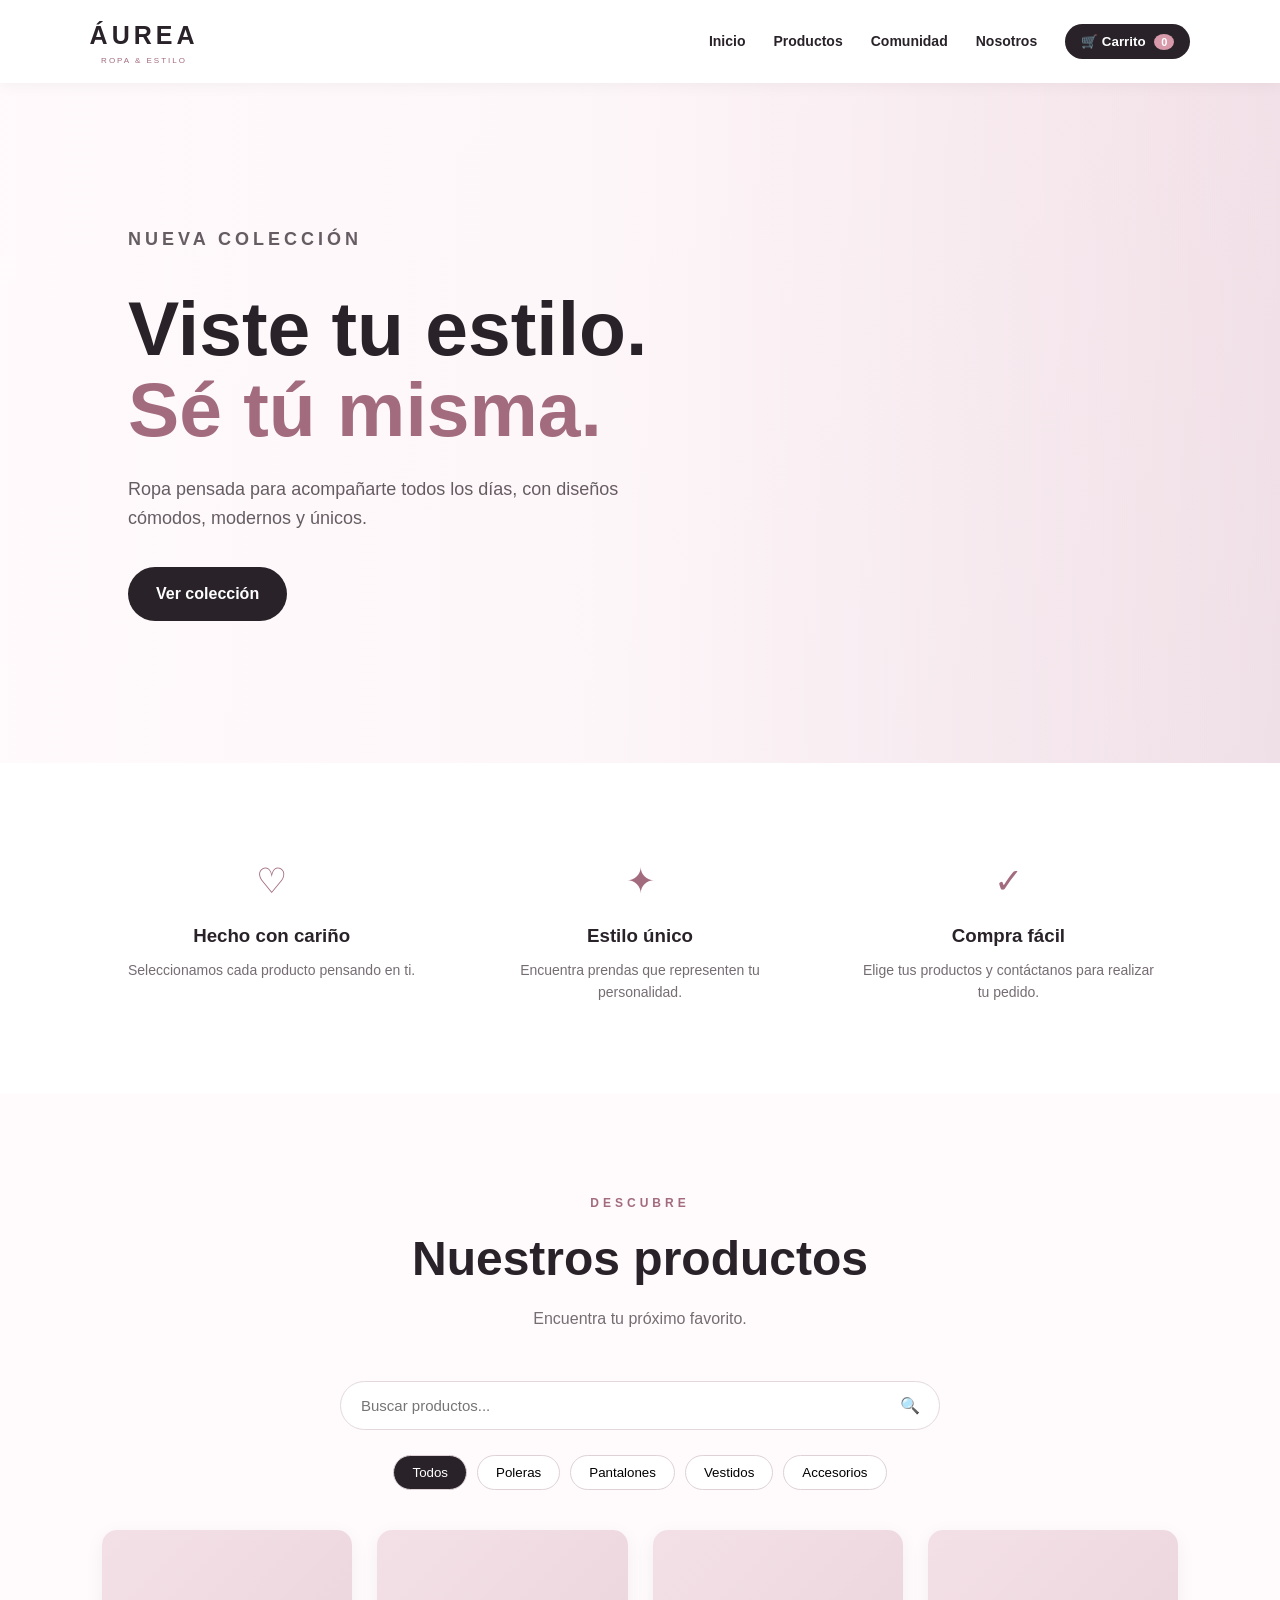
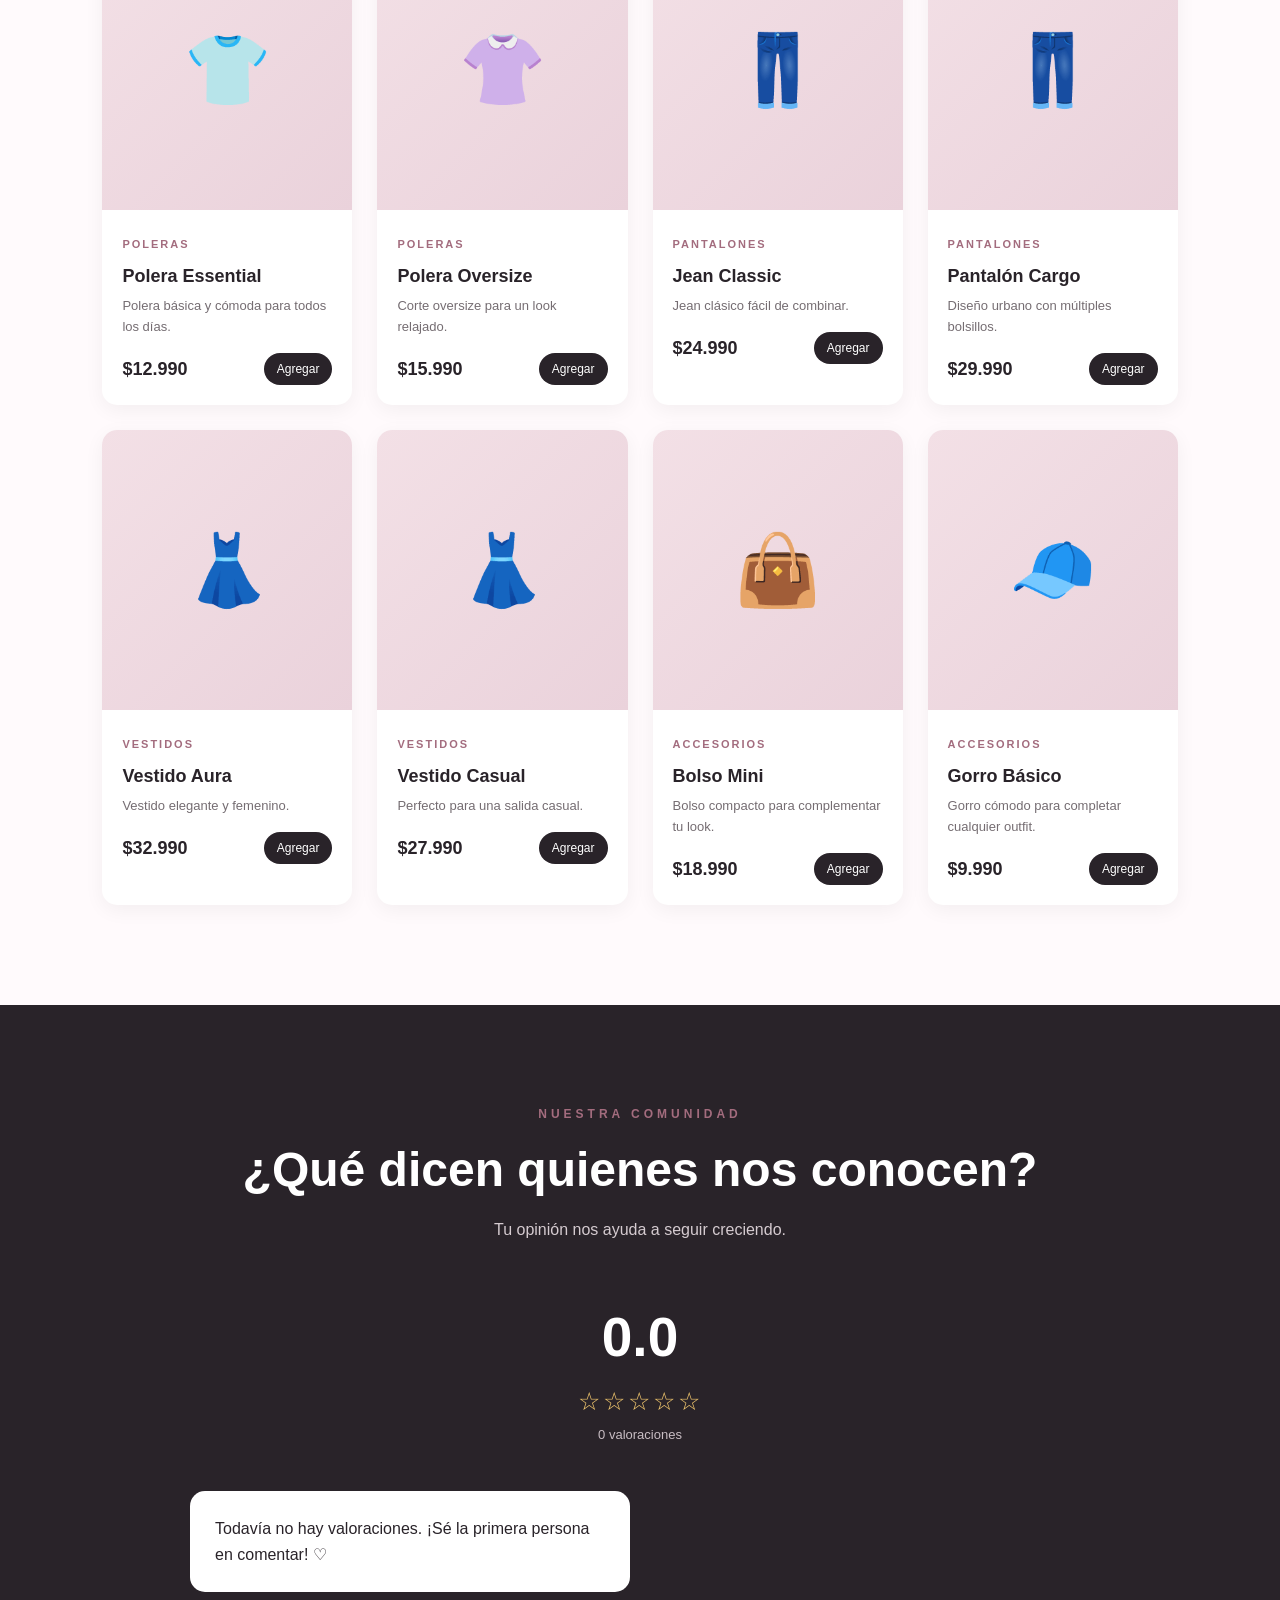
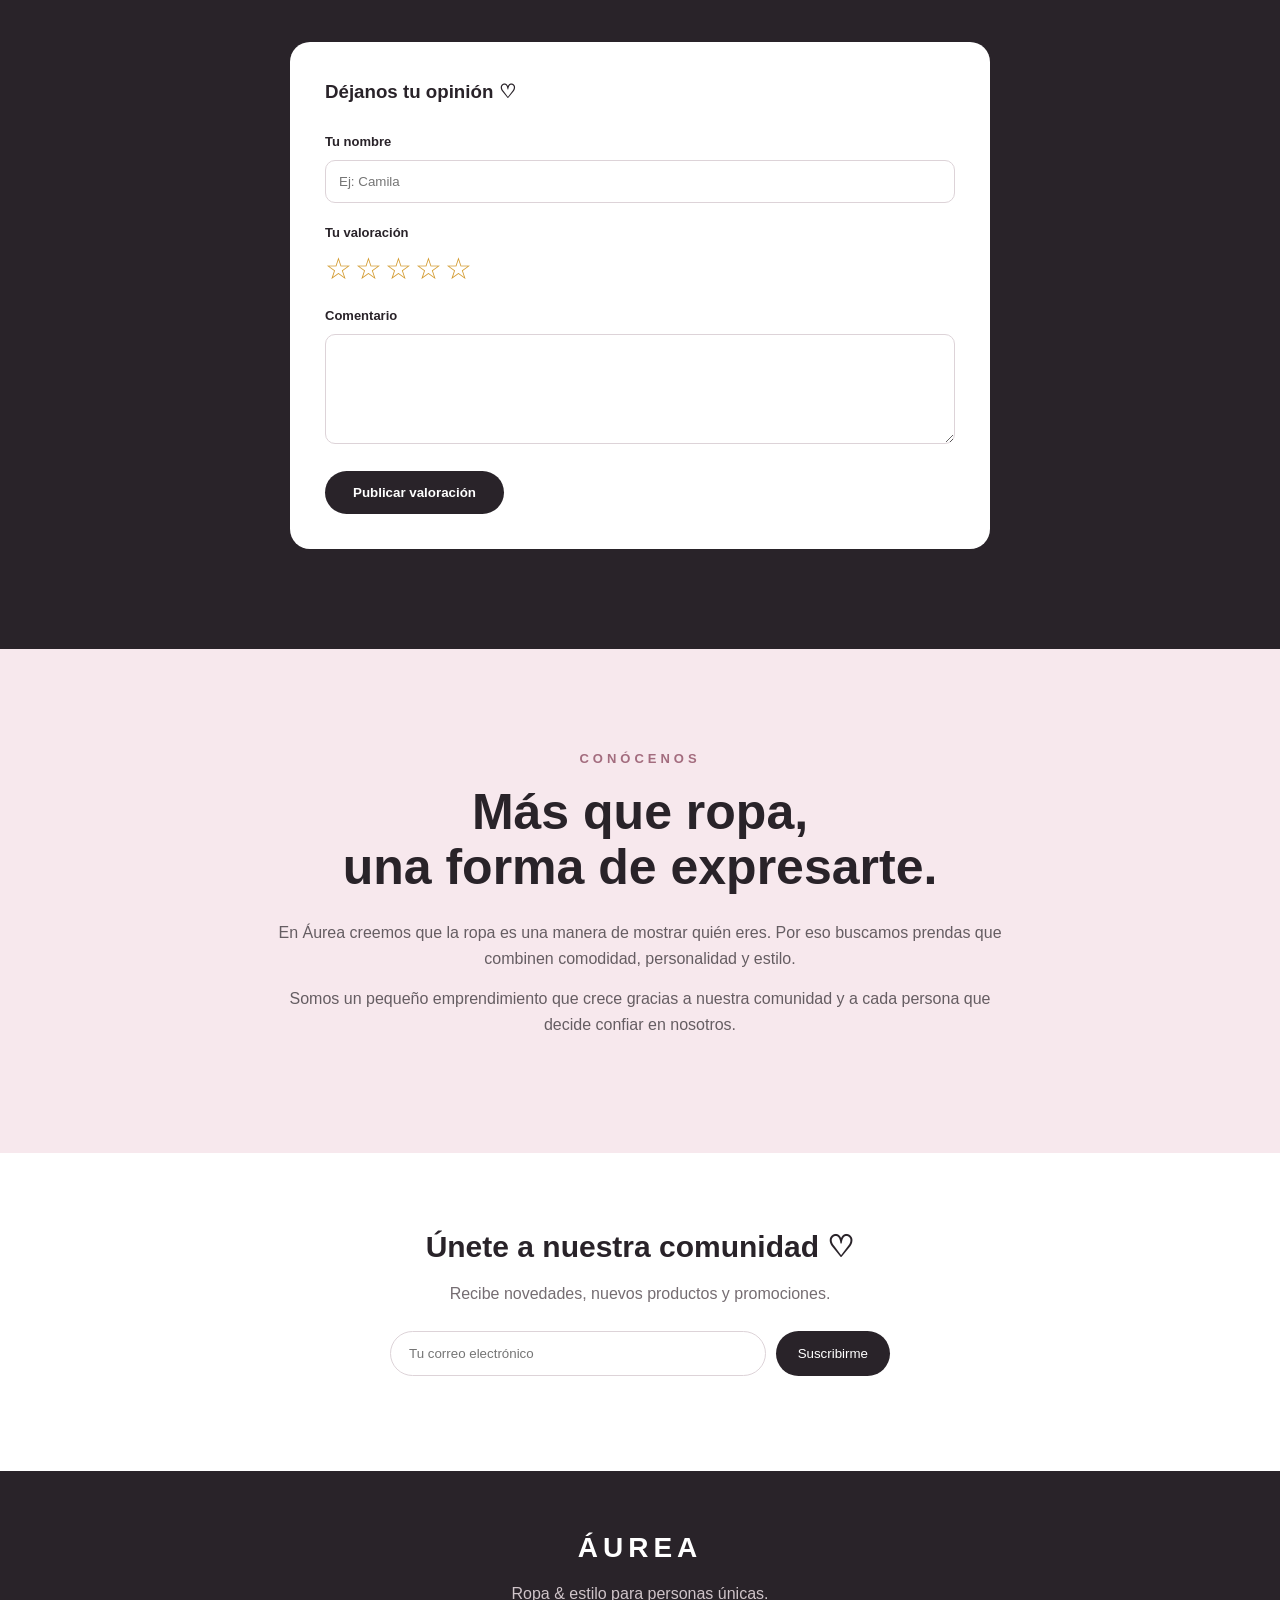
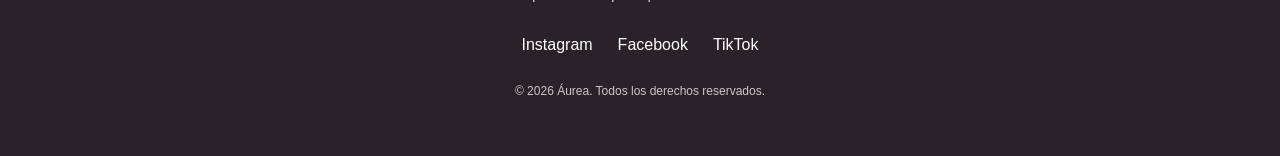
<file: NEGOCIO/index.html>
<!DOCTYPE html>
<html lang="es">
<head>
    <meta charset="UTF-8">
    <meta name="viewport" content="width=device-width, initial-scale=1.0">

    <meta name="description" content="Tienda de ropa y accesorios. Descubre nuestros productos y forma parte de nuestra comunidad.">

    <title>Áurea | Ropa & Estilo</title>

    <link rel="stylesheet" href="styles.css">
    <link rel="stylesheet" href="script.js"
</head>

<body>

    <!-- =========================
         BARRA DE NAVEGACIÓN
    ========================== -->

    <header class="header">

        <div class="logo">
            ÁUREA
            <span>ROPA & ESTILO</span>
        </div>

        <button class="menu-button" id="menuButton" aria-label="Abrir menú">
            ☰
        </button>

        <nav class="nav" id="navMenu">
            <a href="#inicio">Inicio</a>
            <a href="#productos">Productos</a>
            <a href="#comunidad">Comunidad</a>
            <a href="#nosotros">Nosotros</a>

            <button class="cart-button" id="cartButton">
                🛒 Carrito
                <span id="cartCount">0</span>
            </button>
        </nav>

    </header>


    <!-- =========================
         HERO / INICIO
    ========================== -->

    <main>

        <section class="hero" id="inicio">

            <div class="hero-content">

                <p class="small-title">
                    NUEVA COLECCIÓN
                </p>

                <h1>
                    Viste tu estilo.
                    <br>
                    <span>Sé tú misma.</span>
                </h1>

                <p>
                    Ropa pensada para acompañarte todos los días,
                    con diseños cómodos, modernos y únicos.
                </p>

                <a href="#productos" class="main-button">
                    Ver colección
                </a>

            </div>

        </section>


        <!-- =========================
             BENEFICIOS
        ========================== -->

        <section class="benefits">

            <div class="benefit">
                <div class="benefit-icon">♡</div>
                <h3>Hecho con cariño</h3>
                <p>Seleccionamos cada producto pensando en ti.</p>
            </div>

            <div class="benefit">
                <div class="benefit-icon">✦</div>
                <h3>Estilo único</h3>
                <p>Encuentra prendas que representen tu personalidad.</p>
            </div>

            <div class="benefit">
                <div class="benefit-icon">✓</div>
                <h3>Compra fácil</h3>
                <p>Elige tus productos y contáctanos para realizar tu pedido.</p>
            </div>

        </section>


        <!-- =========================
             PRODUCTOS
        ========================== -->

        <section class="products-section" id="productos">

            <div class="section-title">

                <p>DESCUBRE</p>

                <h2>
                    Nuestros productos
                </h2>

                <span>
                    Encuentra tu próximo favorito.
                </span>

            </div>


            <!-- BUSCADOR -->

            <div class="product-tools">

                <div class="search-box">

                    <input
                        type="text"
                        id="searchInput"
                        placeholder="Buscar productos..."
                    >

                    <span>🔍</span>

                </div>


                <div class="categories">

                    <button
                        class="category-button active"
                        data-category="todos">
                        Todos
                    </button>

                    <button
                        class="category-button"
                        data-category="poleras">
                        Poleras
                    </button>

                    <button
                        class="category-button"
                        data-category="pantalones">
                        Pantalones
                    </button>

                    <button
                        class="category-button"
                        data-category="vestidos">
                        Vestidos
                    </button>

                    <button
                        class="category-button"
                        data-category="accesorios">
                        Accesorios
                    </button>

                </div>

            </div>


            <!-- PRODUCTOS -->

            <div
                class="products-grid"
                id="productsContainer">
            </div>

            <p
                class="no-results"
                id="noResults">
                No encontramos productos con esa búsqueda.
            </p>

        </section>


        <!-- =========================
             COMUNIDAD
        ========================== -->

        <section class="community" id="comunidad">

            <div class="section-title light">

                <p>NUESTRA COMUNIDAD</p>

                <h2>
                    ¿Qué dicen quienes nos conocen?
                </h2>

                <span>
                    Tu opinión nos ayuda a seguir creciendo.
                </span>

            </div>


            <!-- RESUMEN DE VALORACIONES -->

            <div class="rating-summary">

                <div class="average-rating">

                    <strong id="averageRating">
                        0.0
                    </strong>

                    <div
                        class="stars"
                        id="averageStars">
                        ☆☆☆☆☆
                    </div>

                    <span>
                        <span id="reviewCount">0</span>
                        valoraciones
                    </span>

                </div>

            </div>


            <!-- COMENTARIOS -->

            <div
                class="reviews-container"
                id="reviewsContainer">
            </div>


            <!-- FORMULARIO -->

            <div class="review-form">

                <h3>
                    Déjanos tu opinión ♡
                </h3>

                <form id="reviewForm">

                    <div class="form-group">

                        <label for="reviewName">
                            Tu nombre
                        </label>

                        <input
                            type="text"
                            id="reviewName"
                            placeholder="Ej: Camila"
                            required
                            maxlength="40"
                        >

                    </div>


                    <div class="form-group">

                        <label>
                            Tu valoración
                        </label>

                        <div
                            class="rating-input"
                            id="ratingInput">

                            <button type="button" data-rating="1">☆</button>
                            <button type="button" data-rating="2">☆</button>
                            <button type="button" data-rating="3">☆</button>
                            <button type="button" data-rating="4">☆</button>
                            <button type="button" data-rating="5">☆</button>

                        </div>

                    </div>


                    <div class="form-group">

                        <label for="reviewText">
                            Comentario
                        </label>

                        <textarea
                            id="reviewText"
                            placeholder="Cuéntanos qué te pareció..."
                            required
                            maxlength="300">
                        </textarea>

                    </div>


                    <button
                        type="submit"
                        class="main-button">
                        Publicar valoración
                    </button>

                </form>

            </div>

        </section>


        <!-- =========================
             NOSOTROS
        ========================== -->

        <section class="about" id="nosotros">

            <div class="about-content">

                <p class="small-title">
                    CONÓCENOS
                </p>

                <h2>
                    Más que ropa,
                    <br>
                    una forma de expresarte.
                </h2>

                <p>
                    En Áurea creemos que la ropa es una manera
                    de mostrar quién eres. Por eso buscamos
                    prendas que combinen comodidad, personalidad
                    y estilo.
                </p>

                <p>
                    Somos un pequeño emprendimiento que crece
                    gracias a nuestra comunidad y a cada persona
                    que decide confiar en nosotros.
                </p>

            </div>

        </section>


        <!-- =========================
             NEWSLETTER
        ========================== -->

        <section class="newsletter">

            <h2>
                Únete a nuestra comunidad ♡
            </h2>

            <p>
                Recibe novedades, nuevos productos y promociones.
            </p>

            <form id="newsletterForm">

                <input
                    type="email"
                    id="emailInput"
                    placeholder="Tu correo electrónico"
                    required
                >

                <button type="submit">
                    Suscribirme
                </button>

            </form>

            <p
                class="newsletter-message"
                id="newsletterMessage">
            </p>

        </section>

    </main>


    <!-- =========================
         CARRITO
    ========================== -->

    <div
        class="cart-overlay"
        id="cartOverlay">

        <aside class="cart">

            <div class="cart-header">

                <h2>
                    Tu carrito
                </h2>

                <button
                    id="closeCart"
                    aria-label="Cerrar carrito">
                    ×
                </button>

            </div>


            <div
                class="cart-items"
                id="cartItems">
            </div>


            <div class="cart-footer">

                <div class="cart-total">

                    <span>
                        Total
                    </span>

                    <strong id="cartTotal">
                        $0
                    </strong>

                </div>

                <button
                    class="checkout-button"
                    id="checkoutButton">
                    Pedir por WhatsApp
                </button>

                <button
                    class="clear-cart"
                    id="clearCart">
                    Vaciar carrito
                </button>

            </div>

        </aside>

    </div>


    <!-- =========================
         FOOTER
    ========================== -->

    <footer>

        <div class="footer-logo">
            ÁUREA
        </div>

        <p>
            Ropa & estilo para personas únicas.
        </p>

        <div class="social-links">

            <a href="#" aria-label="Instagram">
                Instagram
            </a>

            <a href="#" aria-label="Facebook">
                Facebook
            </a>

            <a href="#" aria-label="TikTok">
                TikTok
            </a>

        </div>

        <p class="copyright">
            © 2026 Áurea. Todos los derechos reservados.
        </p>

    </footer>


    <!-- =========================
         TOAST
    ========================== -->

    <div
        class="toast"
        id="toast">
        Producto agregado ♡
    </div>


    <script src="script.js"></script>

</body>
</html>
</file>
<file: NEGOCIO/styles.css>
/* =========================================
   CONFIGURACIÓN GENERAL
========================================= */

* {
    margin: 0;
    padding: 0;
    box-sizing: border-box;
}

html {
    scroll-behavior: smooth;
}

body {
    font-family: Arial, Helvetica, sans-serif;
    background: #fffafc;
    color: #292329;
    line-height: 1.6;
}

button,
input,
textarea {
    font-family: inherit;
}

button {
    cursor: pointer;
}

a {
    text-decoration: none;
    color: inherit;
}


/* =========================================
   HEADER
========================================= */

.header {
    width: 100%;
    min-height: 75px;
    background: #ffffff;
    display: flex;
    align-items: center;
    justify-content: space-between;
    padding: 15px 7%;
    position: sticky;
    top: 0;
    z-index: 1000;
    box-shadow: 0 2px 15px rgba(0, 0, 0, 0.05);
}

.logo {
    font-size: 25px;
    font-weight: 800;
    letter-spacing: 4px;
    color: #292329;
}

.logo span {
    display: block;
    font-size: 8px;
    letter-spacing: 2px;
    text-align: center;
    font-weight: 500;
    color: #a36c7e;
}

.nav {
    display: flex;
    align-items: center;
    gap: 28px;
}

.nav a {
    font-size: 14px;
    font-weight: 600;
    transition: 0.3s;
}

.nav a:hover {
    color: #a36c7e;
}

.cart-button {
    border: none;
    background: #292329;
    color: white;
    padding: 10px 16px;
    border-radius: 30px;
    font-weight: 600;
}

#cartCount {
    background: #d89aaa;
    border-radius: 50%;
    padding: 2px 7px;
    margin-left: 5px;
    font-size: 11px;
}

.menu-button {
    display: none;
    border: none;
    background: none;
    font-size: 27px;
}


/* =========================================
   HERO
========================================= */

.hero {
    min-height: 680px;
    background:
        linear-gradient(
            90deg,
            rgba(255, 250, 252, 0.98) 0%,
            rgba(255, 250, 252, 0.9) 45%,
            rgba(255, 250, 252, 0.25) 100%
        ),
        linear-gradient(
            135deg,
            #f5dce3,
            #ead6df
        );

    display: flex;
    align-items: center;
    padding: 80px 10%;
}

.hero-content {
    max-width: 600px;
}

.small-title {
    color: #a36c7e;
    font-size: 13px;
    letter-spacing: 4px;
    font-weight: 700;
    margin-bottom: 15px;
}

.hero h1 {
    font-size: clamp(45px, 6vw, 80px);
    line-height: 1.05;
    margin-bottom: 25px;
}

.hero h1 span {
    color: #a36c7e;
}

.hero p {
    max-width: 500px;
    font-size: 18px;
    color: #665d63;
    margin-bottom: 35px;
}

.main-button {
    display: inline-block;
    border: none;
    background: #292329;
    color: white;
    padding: 14px 28px;
    border-radius: 30px;
    font-weight: 700;
    transition: 0.3s;
}

.main-button:hover {
    background: #a36c7e;
    transform: translateY(-2px);
}


/* =========================================
   BENEFICIOS
========================================= */

.benefits {
    display: grid;
    grid-template-columns: repeat(3, 1fr);
    gap: 30px;
    padding: 70px 8%;
    background: white;
}

.benefit {
    text-align: center;
    padding: 20px;
}

.benefit-icon {
    font-size: 35px;
    color: #a36c7e;
    margin-bottom: 12px;
}

.benefit h3 {
    margin-bottom: 8px;
}

.benefit p {
    color: #756d72;
    font-size: 14px;
}


/* =========================================
   SECCIONES
========================================= */

.products-section,
.community,
.about {
    padding: 100px 8%;
}

.section-title {
    text-align: center;
    margin-bottom: 50px;
}

.section-title p {
    color: #a36c7e;
    letter-spacing: 4px;
    font-size: 12px;
    font-weight: 700;
}

.section-title h2 {
    font-size: clamp(32px, 4vw, 48px);
    margin: 8px 0;
}

.section-title span {
    color: #756d72;
}


/* =========================================
   BUSCADOR
========================================= */

.product-tools {
    margin-bottom: 40px;
}

.search-box {
    max-width: 600px;
    margin: 0 auto 25px;
    position: relative;
}

.search-box input {
    width: 100%;
    padding: 15px 50px 15px 20px;
    border: 1px solid #e3d9dd;
    border-radius: 30px;
    background: white;
    outline: none;
    font-size: 15px;
}

.search-box input:focus {
    border-color: #a36c7e;
}

.search-box span {
    position: absolute;
    right: 20px;
    top: 12px;
}

.categories {
    display: flex;
    justify-content: center;
    flex-wrap: wrap;
    gap: 10px;
}

.category-button {
    border: 1px solid #ded2d7;
    background: white;
    padding: 9px 18px;
    border-radius: 25px;
    transition: 0.3s;
}

.category-button:hover,
.category-button.active {
    background: #292329;
    color: white;
}


/* =========================================
   PRODUCTOS
========================================= */

.products-grid {
    display: grid;
    grid-template-columns: repeat(4, 1fr);
    gap: 25px;
}

.product-card {
    background: white;
    border-radius: 15px;
    overflow: hidden;
    box-shadow: 0 5px 20px rgba(0, 0, 0, 0.05);
    transition: 0.3s;
}

.product-card:hover {
    transform: translateY(-6px);
    box-shadow: 0 12px 30px rgba(0, 0, 0, 0.09);
}

.product-image {
    height: 280px;
    background: linear-gradient(
        135deg,
        #f3e0e6,
        #ead2db
    );

    display: flex;
    align-items: center;
    justify-content: center;

    font-size: 70px;
}

.product-info {
    padding: 20px;
}

.product-category {
    color: #a36c7e;
    font-size: 11px;
    text-transform: uppercase;
    letter-spacing: 2px;
    font-weight: 700;
}

.product-info h3 {
    margin: 6px 0;
    font-size: 18px;
}

.product-info p {
    color: #756d72;
    font-size: 13px;
    margin-bottom: 15px;
}

.product-bottom {
    display: flex;
    justify-content: space-between;
    align-items: center;
}

.product-price {
    font-weight: 800;
    font-size: 18px;
}

.add-button {
    border: none;
    background: #292329;
    color: white;
    padding: 9px 13px;
    border-radius: 20px;
    font-size: 12px;
}

.add-button:hover {
    background: #a36c7e;
}

.no-results {
    display: none;
    text-align: center;
    color: #756d72;
    margin-top: 30px;
}


/* =========================================
   COMUNIDAD
========================================= */

.community {
    background: #292329;
    color: white;
}

.section-title.light span {
    color: #d5cbd0;
}

.section-title.light h2 {
    color: white;
}

.rating-summary {
    max-width: 400px;
    margin: 0 auto 45px;
    text-align: center;
}

.average-rating strong {
    font-size: 55px;
    display: block;
}

.stars {
    color: #f0c66d;
    font-size: 25px;
    letter-spacing: 3px;
}

.average-rating span {
    color: #c9bec4;
    font-size: 13px;
}


/* =========================================
   RESEÑAS
========================================= */

.reviews-container {
    max-width: 900px;
    margin: 0 auto 50px;

    display: grid;
    grid-template-columns: repeat(2, 1fr);
    gap: 20px;
}

.review {
    background: white;
    color: #292329;
    padding: 25px;
    border-radius: 15px;
}

.review-header {
    display: flex;
    justify-content: space-between;
    margin-bottom: 10px;
}

.review-name {
    font-weight: 700;
}

.review-date {
    font-size: 11px;
    color: #8d858a;
}

.review-stars {
    color: #d39b30;
    margin-bottom: 10px;
}

.review-text {
    font-size: 14px;
    color: #625a60;
}


/* =========================================
   FORMULARIO
========================================= */

.review-form {
    max-width: 700px;
    margin: auto;
    background: #fff;
    color: #292329;
    padding: 35px;
    border-radius: 20px;
}

.review-form h3 {
    margin-bottom: 25px;
}

.form-group {
    margin-bottom: 20px;
}

.form-group label {
    display: block;
    margin-bottom: 7px;
    font-size: 13px;
    font-weight: 700;
}

.form-group input,
.form-group textarea {
    width: 100%;
    border: 1px solid #ddd3d8;
    border-radius: 10px;
    padding: 13px;
    outline: none;
    resize: vertical;
}

.form-group textarea {
    min-height: 110px;
}

.form-group input:focus,
.form-group textarea:focus {
    border-color: #a36c7e;
}

.rating-input {
    display: flex;
    gap: 3px;
}

.rating-input button {
    background: none;
    border: none;
    font-size: 30px;
    color: #d39b30;
}


/* =========================================
   ABOUT
========================================= */

.about {
    background: #f7e8ed;
}

.about-content {
    max-width: 750px;
    margin: auto;
    text-align: center;
}

.about h2 {
    font-size: clamp(32px, 4vw, 50px);
    line-height: 1.1;
    margin-bottom: 25px;
}

.about p:not(.small-title) {
    color: #655d62;
    margin-bottom: 15px;
}


/* =========================================
   NEWSLETTER
========================================= */

.newsletter {
    text-align: center;
    padding: 70px 8%;
    background: white;
}

.newsletter h2 {
    font-size: 30px;
    margin-bottom: 10px;
}

.newsletter p {
    color: #756d72;
    margin-bottom: 25px;
}

.newsletter form {
    max-width: 500px;
    margin: auto;
    display: flex;
    gap: 10px;
}

.newsletter input {
    flex: 1;
    border: 1px solid #ddd3d8;
    border-radius: 30px;
    padding: 14px 18px;
    outline: none;
}

.newsletter button {
    border: none;
    background: #292329;
    color: white;
    border-radius: 30px;
    padding: 0 22px;
}

.newsletter-message {
    margin-top: 15px;
}


/* =========================================
   FOOTER
========================================= */

footer {
    background: #292329;
    color: white;
    text-align: center;
    padding: 55px 20px;
}

.footer-logo {
    font-size: 28px;
    font-weight: 800;
    letter-spacing: 5px;
    margin-bottom: 10px;
}

footer p {
    color: #cfc4c9;
}

.social-links {
    display: flex;
    justify-content: center;
    gap: 25px;
    margin: 25px 0;
}

.social-links a:hover {
    color: #d89aaa;
}

.copyright {
    font-size: 12px;
}


/* =========================================
   CARRITO
========================================= */

.cart-overlay {
    position: fixed;
    inset: 0;
    background: rgba(0, 0, 0, 0.5);
    z-index: 2000;

    display: none;
}

.cart-overlay.open {
    display: block;
}

.cart {
    position: absolute;
    right: 0;
    top: 0;

    height: 100%;
    width: min(430px, 100%);

    background: white;
    color: #292329;

    display: flex;
    flex-direction: column;
}

.cart-header {
    display: flex;
    justify-content: space-between;
    align-items: center;
    padding: 25px;
    border-bottom: 1px solid #eee;
}

.cart-header button {
    border: none;
    background: none;
    font-size: 30px;
}

.cart-items {
    flex: 1;
    overflow-y: auto;
    padding: 20px;
}

.empty-cart {
    text-align: center;
    color: #888;
    margin-top: 50px;
}

.cart-item {
    display: grid;
    grid-template-columns: 60px 1fr auto;
    gap: 12px;
    align-items: center;
    margin-bottom: 18px;
}

.cart-item-image {
    width: 60px;
    height: 60px;
    background: #f4e2e7;
    border-radius: 10px;

    display: flex;
    align-items: center;
    justify-content: center;

    font-size: 25px;
}

.cart-item h4 {
    font-size: 14px;
}

.cart-item p {
    font-size: 13px;
    color: #777;
}

.remove-item {
    border: none;
    background: none;
    color: #b24e64;
}

.cart-footer {
    border-top: 1px solid #eee;
    padding: 20px;
}

.cart-total {
    display: flex;
    justify-content: space-between;
    margin-bottom: 15px;
}

.checkout-button {
    width: 100%;
    border: none;
    background: #25d366;
    color: white;
    padding: 14px;
    border-radius: 10px;
    font-weight: 700;
}

.clear-cart {
    width: 100%;
    margin-top: 10px;
    border: none;
    background: none;
    color: #a36c7e;
}


/* =========================================
   TOAST
========================================= */

.toast {
    position: fixed;
    bottom: 25px;
    right: 25px;
    background: #292329;
    color: white;
    padding: 13px 20px;
    border-radius: 30px;

    opacity: 0;
    pointer-events: none;

    transform: translateY(20px);
    transition: 0.3s;

    z-index: 3000;
}

.toast.show {
    opacity: 1;
    transform: translateY(0);
}


/* =========================================
   TABLET
========================================= */

@media (max-width: 1000px) {

    .products-grid {
        grid-template-columns: repeat(2, 1fr);
    }

}


/* =========================================
   CELULAR
========================================= */

@media (max-width: 700px) {

    .header {
        padding: 14px 5%;
    }

    .menu-button {
        display: block;
    }

    .nav {
        position: absolute;
        top: 75px;
        left: 0;

        width: 100%;

        background: white;

        display: none;
        flex-direction: column;

        padding: 25px;

        box-shadow: 0 10px 20px rgba(0,0,0,0.08);
    }

    .nav.open {
        display: flex;
    }

    .hero {
        min-height: 600px;
        padding: 60px 7%;
    }

    .hero h1 {
        font-size: 48px;
    }

    .hero p {
        font-size: 16px;
    }

    .benefits {
        grid-template-columns: 1fr;
        padding: 50px 8%;
    }

    .products-section,
    .community,
    .about {
        padding: 70px 5%;
    }

    .products-grid {
        grid-template-columns: 1fr;
    }

    .reviews-container {
        grid-template-columns: 1fr;
    }

    .review-form {
        padding: 25px 20px;
    }

    .newsletter form {
        flex-direction: column;
    }

    .newsletter button {
        padding: 14px;
    }

    .cart {
        width: 100%;
    }

}


/* =========================================
   CELULARES PEQUEÑOS
========================================= */

@media (max-width: 400px) {

    .hero h1 {
        font-size: 40px;
    }

    .logo {
        font-size: 20px;
    }

    .category-button {
        font-size: 12px;
        padding: 8px 12px;
    }

}
</file>
